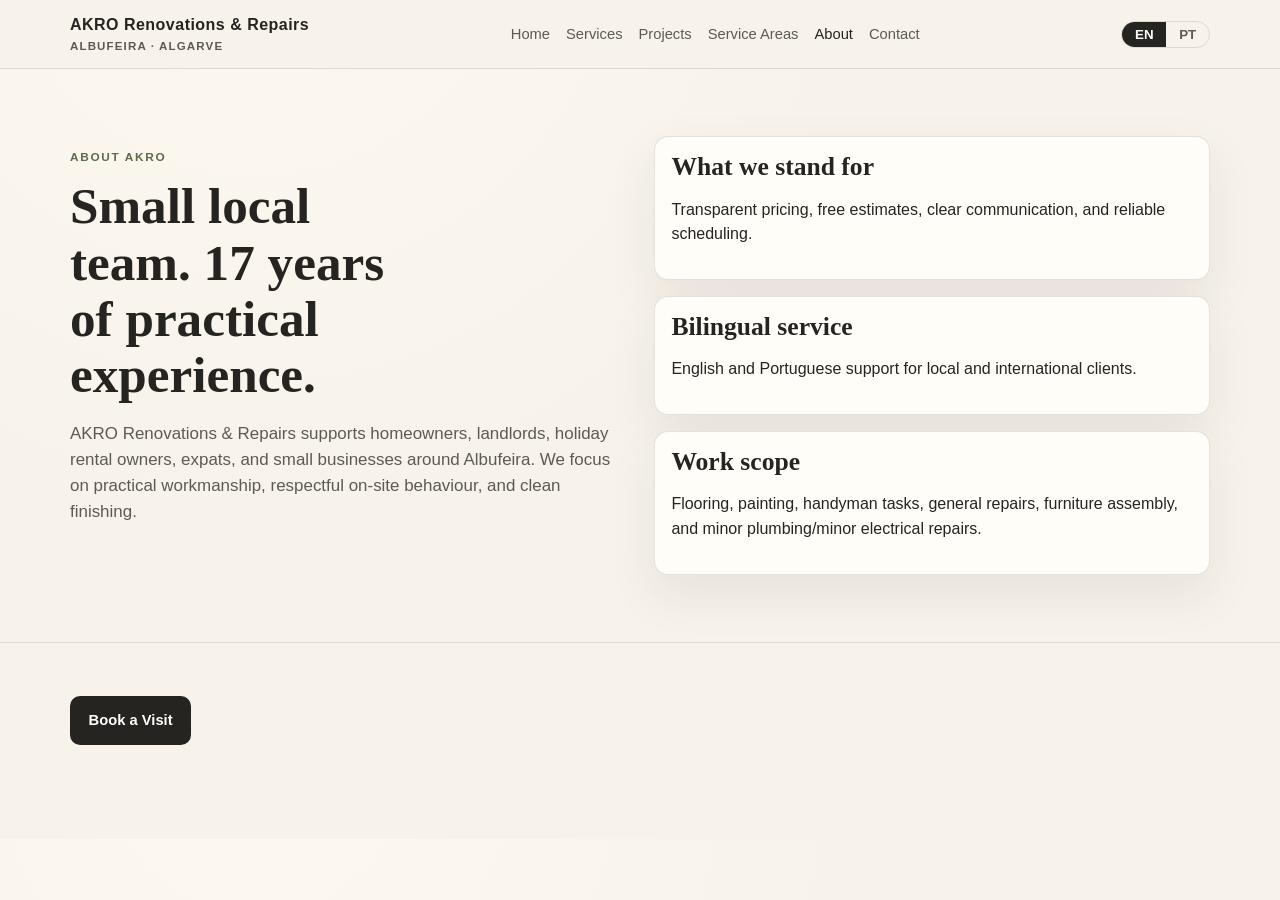
<file: about.html>
<!doctype html><html lang="en" data-lang="en"><head><meta charset="UTF-8"/><meta name="viewport" content="width=device-width, initial-scale=1"/><title>About | AKRO Renovations & Repairs</title><link rel="stylesheet" href="styles.css"/></head><body>
<header class="header"><div class="container nav"><div class="brand">AKRO Renovations & Repairs<small>Albufeira · Algarve</small></div><nav class="nav-links"><a href="index.html">Home</a><a href="services.html">Services</a><a href="gallery.html">Projects</a><a href="areas.html">Service Areas</a><a class="active" href="about.html">About</a><a href="contact.html">Contact</a></nav><div class="language-switch"><button data-lang-btn="en" class="active">EN</button><button data-lang-btn="pt">PT</button></div></div></header>
<main class="section"><div class="container split"><div><p class="eyebrow">About AKRO</p><h1>Small local team. 17 years of practical experience.</h1><p class="lead">AKRO Renovations & Repairs supports homeowners, landlords, holiday rental owners, expats, and small businesses around Albufeira. We focus on practical workmanship, respectful on-site behaviour, and clean finishing.</p></div><div class="cards" style="grid-template-columns:1fr;"><div class="card"><h3>What we stand for</h3><p>Transparent pricing, free estimates, clear communication, and reliable scheduling.</p></div><div class="card"><h3>Bilingual service</h3><p>English and Portuguese support for local and international clients.</p></div><div class="card"><h3>Work scope</h3><p>Flooring, painting, handyman tasks, general repairs, furniture assembly, and minor plumbing/minor electrical repairs.</p></div></div></div></main>
<footer><div class="container"><p><a href="contact.html" class="btn btn-primary">Book a Visit</a></p></div></footer>
<div class="mobile-cta"><a class="btn btn-primary" href="contact.html">Book a Visit</a><a class="btn btn-whatsapp" href="https://wa.me/351910000000">WhatsApp</a></div><script src="script.js"></script></body></html>
</file>
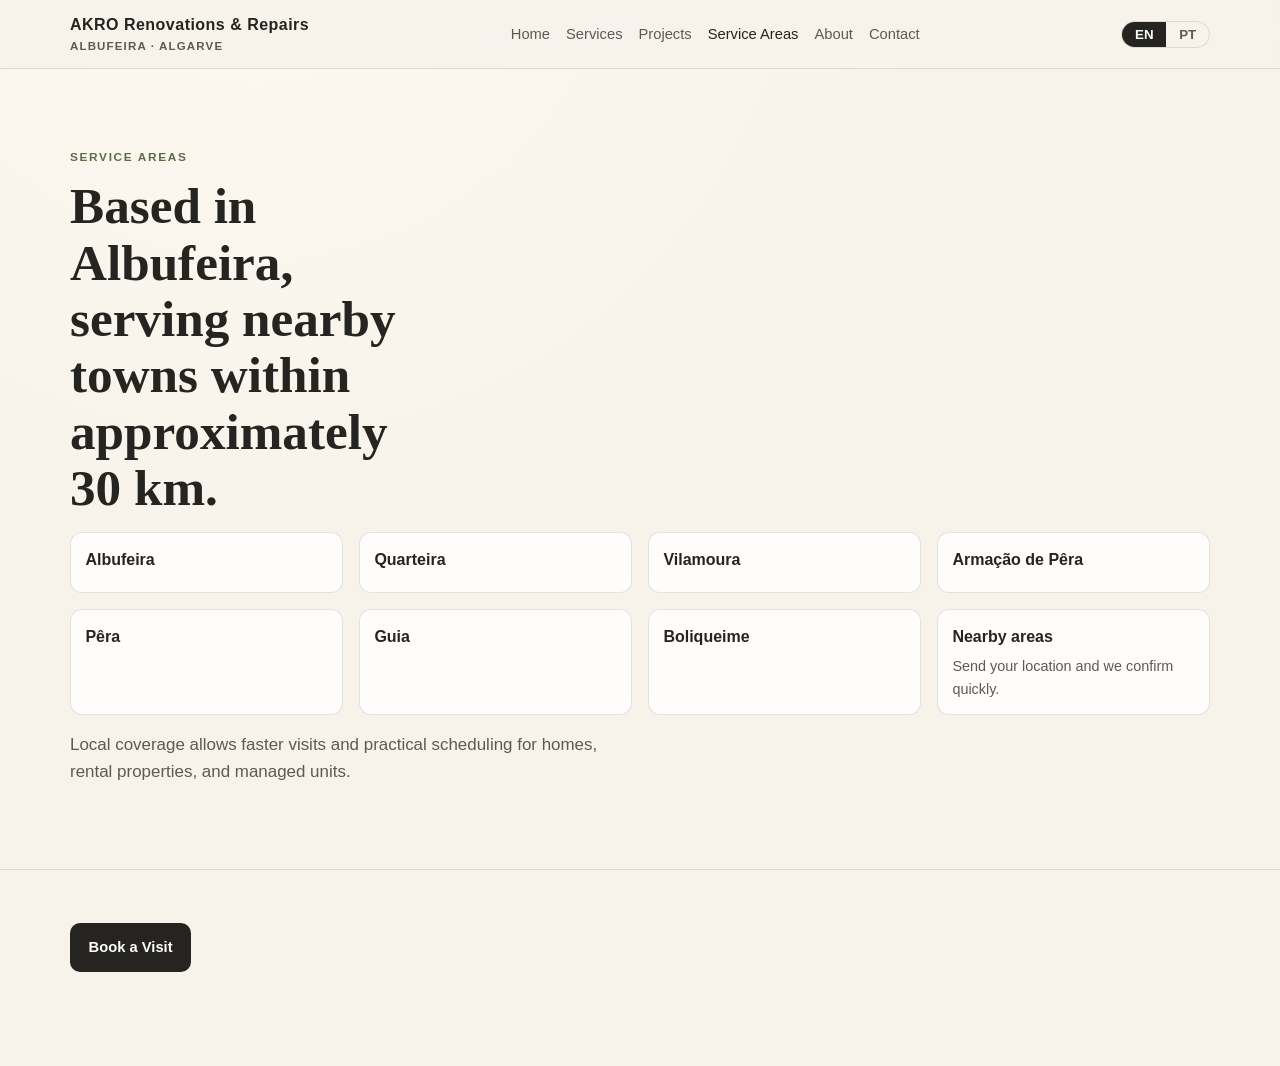
<file: areas.html>
<!doctype html><html lang="en" data-lang="en"><head><meta charset="UTF-8"/><meta name="viewport" content="width=device-width, initial-scale=1"/><title>Service Areas | AKRO</title><link rel="stylesheet" href="styles.css"/></head><body>
<header class="header"><div class="container nav"><div class="brand">AKRO Renovations & Repairs<small>Albufeira · Algarve</small></div><nav class="nav-links"><a href="index.html">Home</a><a href="services.html">Services</a><a href="gallery.html">Projects</a><a class="active" href="areas.html">Service Areas</a><a href="about.html">About</a><a href="contact.html">Contact</a></nav><div class="language-switch"><button data-lang-btn="en" class="active">EN</button><button data-lang-btn="pt">PT</button></div></div></header>
<main class="section"><div class="container"><p class="eyebrow">Service Areas</p><h1>Based in Albufeira, serving nearby towns within approximately 30 km.</h1><div class="areas-grid"><div class="tile"><h4>Albufeira</h4></div><div class="tile"><h4>Quarteira</h4></div><div class="tile"><h4>Vilamoura</h4></div><div class="tile"><h4>Armação de Pêra</h4></div><div class="tile"><h4>Pêra</h4></div><div class="tile"><h4>Guia</h4></div><div class="tile"><h4>Boliqueime</h4></div><div class="tile"><h4>Nearby areas</h4><p>Send your location and we confirm quickly.</p></div></div><p class="lead">Local coverage allows faster visits and practical scheduling for homes, rental properties, and managed units.</p></div></main>
<footer><div class="container"><p><a class="btn btn-primary" href="contact.html">Book a Visit</a></p></div></footer>
<div class="mobile-cta"><a class="btn btn-primary" href="contact.html">Book a Visit</a><a class="btn btn-whatsapp" href="https://wa.me/351910000000">WhatsApp</a></div><script src="script.js"></script></body></html>
</file>
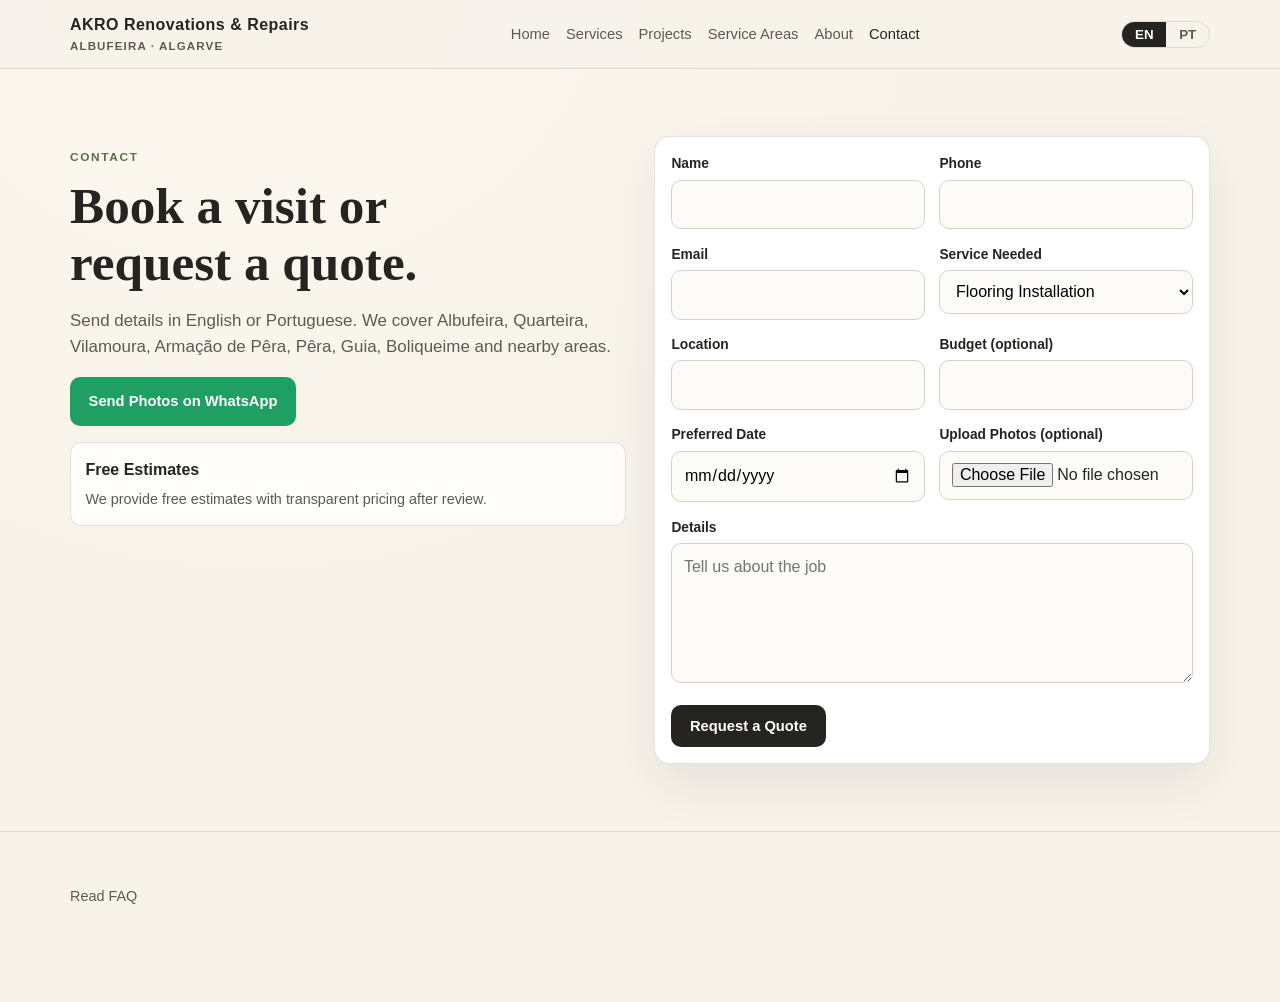
<file: contact.html>
<!doctype html><html lang="en" data-lang="en"><head><meta charset="UTF-8"/><meta name="viewport" content="width=device-width, initial-scale=1"/><title>Contact | AKRO</title><link rel="stylesheet" href="styles.css"/></head><body>
<header class="header"><div class="container nav"><div class="brand">AKRO Renovations & Repairs<small>Albufeira · Algarve</small></div><nav class="nav-links"><a href="index.html">Home</a><a href="services.html">Services</a><a href="gallery.html">Projects</a><a href="areas.html">Service Areas</a><a href="about.html">About</a><a class="active" href="contact.html">Contact</a></nav><div class="language-switch"><button data-lang-btn="en" class="active">EN</button><button data-lang-btn="pt">PT</button></div></div></header>
<main class="section"><div class="container split"><div><p class="eyebrow">Contact</p><h1>Book a visit or request a quote.</h1><p class="lead">Send details in English or Portuguese. We cover Albufeira, Quarteira, Vilamoura, Armação de Pêra, Pêra, Guia, Boliqueime and nearby areas.</p><p><a class="btn btn-whatsapp" href="https://wa.me/351910000000">Send Photos on WhatsApp</a></p><div class="tile"><h4>Free Estimates</h4><p>We provide free estimates with transparent pricing after review.</p></div></div><div>
<form id="quote"><div class="form-grid">
<div><label>Name</label><input type="text"/></div>
<div><label>Phone</label><input type="tel"/></div>
<div><label>Email</label><input type="email"/></div>
<div><label>Service Needed</label><select><option>Flooring Installation</option><option>Painting & Decorating</option><option>General Repairs</option><option>Handyman Services</option><option>Minor Plumbing Repairs</option><option>Minor Electrical Repairs</option><option>Furniture Assembly</option></select></div>
<div><label>Location</label><input type="text"/></div>
<div><label>Budget (optional)</label><input type="text"/></div>
<div><label>Preferred Date</label><input type="date"/></div>
<div><label>Upload Photos (optional)</label><input type="file"/></div>
<div class="full"><label>Details</label><textarea placeholder="Tell us about the job"></textarea></div>
<div class="full"><button class="btn btn-primary" type="submit">Request a Quote</button></div>
</div></form></div></div></main>
<footer><div class="container"><p><a href="faq.html">Read FAQ</a></p></div></footer>
<div class="mobile-cta"><a class="btn btn-primary" href="#quote">Book a Visit</a><a class="btn btn-whatsapp" href="https://wa.me/351910000000">WhatsApp</a></div><script src="script.js"></script></body></html>
</file>
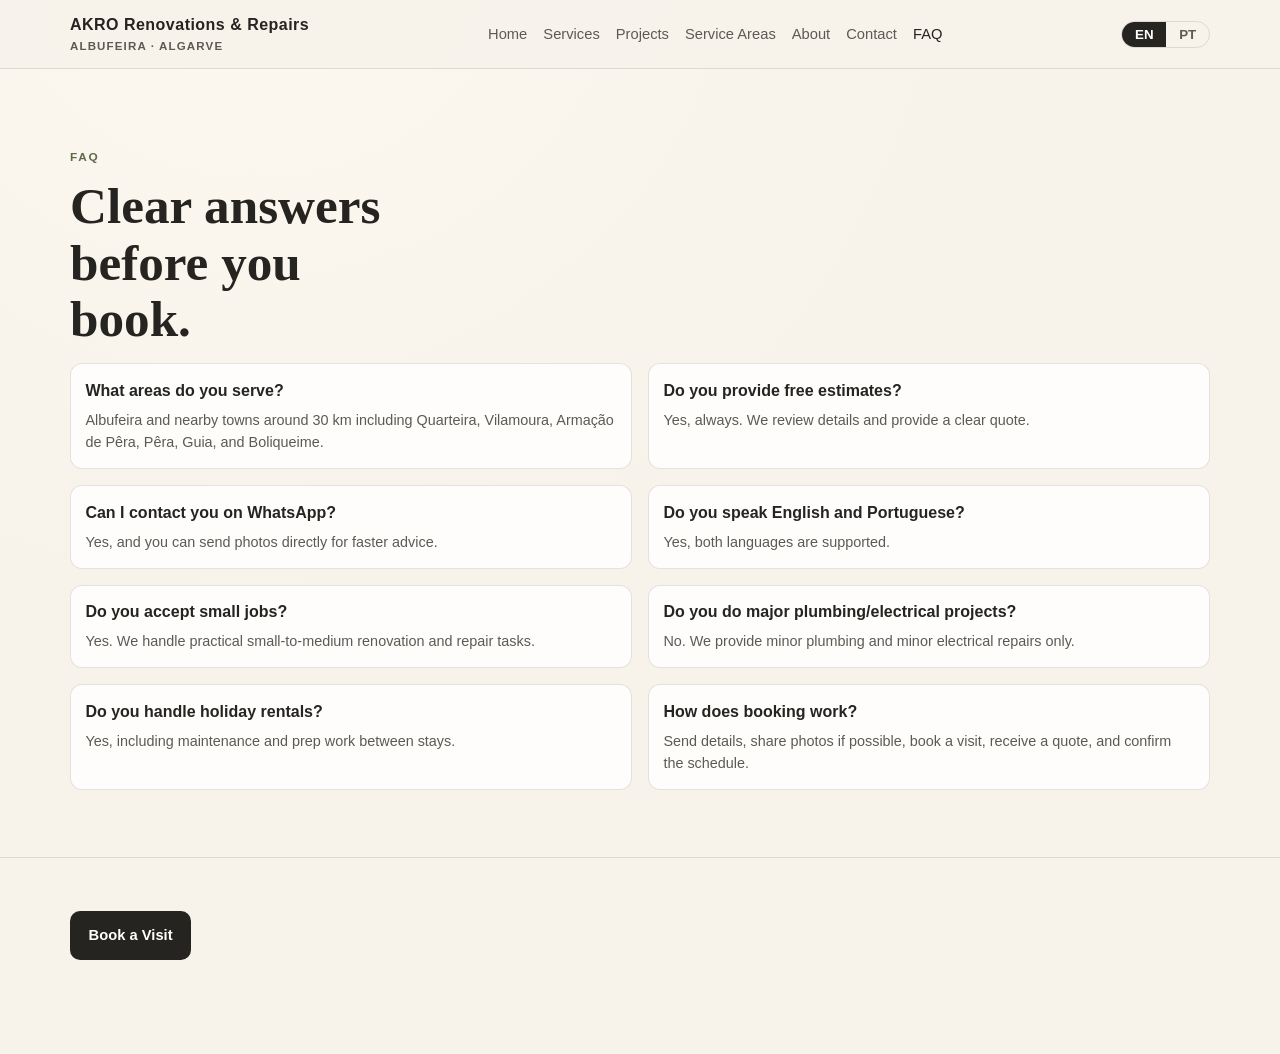
<file: faq.html>
<!doctype html><html lang="en" data-lang="en"><head><meta charset="UTF-8"/><meta name="viewport" content="width=device-width, initial-scale=1"/><title>FAQ | AKRO</title><link rel="stylesheet" href="styles.css"/></head><body>
<header class="header"><div class="container nav"><div class="brand">AKRO Renovations & Repairs<small>Albufeira · Algarve</small></div><nav class="nav-links"><a href="index.html">Home</a><a href="services.html">Services</a><a href="gallery.html">Projects</a><a href="areas.html">Service Areas</a><a href="about.html">About</a><a href="contact.html">Contact</a><a class="active" href="faq.html">FAQ</a></nav><div class="language-switch"><button data-lang-btn="en" class="active">EN</button><button data-lang-btn="pt">PT</button></div></div></header>
<main class="section"><div class="container"><p class="eyebrow">FAQ</p><h1>Clear answers before you book.</h1><div class="faq-grid">
<div class="tile"><h4>What areas do you serve?</h4><p>Albufeira and nearby towns around 30 km including Quarteira, Vilamoura, Armação de Pêra, Pêra, Guia, and Boliqueime.</p></div>
<div class="tile"><h4>Do you provide free estimates?</h4><p>Yes, always. We review details and provide a clear quote.</p></div>
<div class="tile"><h4>Can I contact you on WhatsApp?</h4><p>Yes, and you can send photos directly for faster advice.</p></div>
<div class="tile"><h4>Do you speak English and Portuguese?</h4><p>Yes, both languages are supported.</p></div>
<div class="tile"><h4>Do you accept small jobs?</h4><p>Yes. We handle practical small-to-medium renovation and repair tasks.</p></div>
<div class="tile"><h4>Do you do major plumbing/electrical projects?</h4><p>No. We provide minor plumbing and minor electrical repairs only.</p></div>
<div class="tile"><h4>Do you handle holiday rentals?</h4><p>Yes, including maintenance and prep work between stays.</p></div>
<div class="tile"><h4>How does booking work?</h4><p>Send details, share photos if possible, book a visit, receive a quote, and confirm the schedule.</p></div>
</div></div></main>
<footer><div class="container"><p><a class="btn btn-primary" href="contact.html">Book a Visit</a></p></div></footer>
<div class="mobile-cta"><a class="btn btn-primary" href="contact.html">Book a Visit</a><a class="btn btn-whatsapp" href="https://wa.me/351910000000">WhatsApp</a></div><script src="script.js"></script></body></html>
</file>
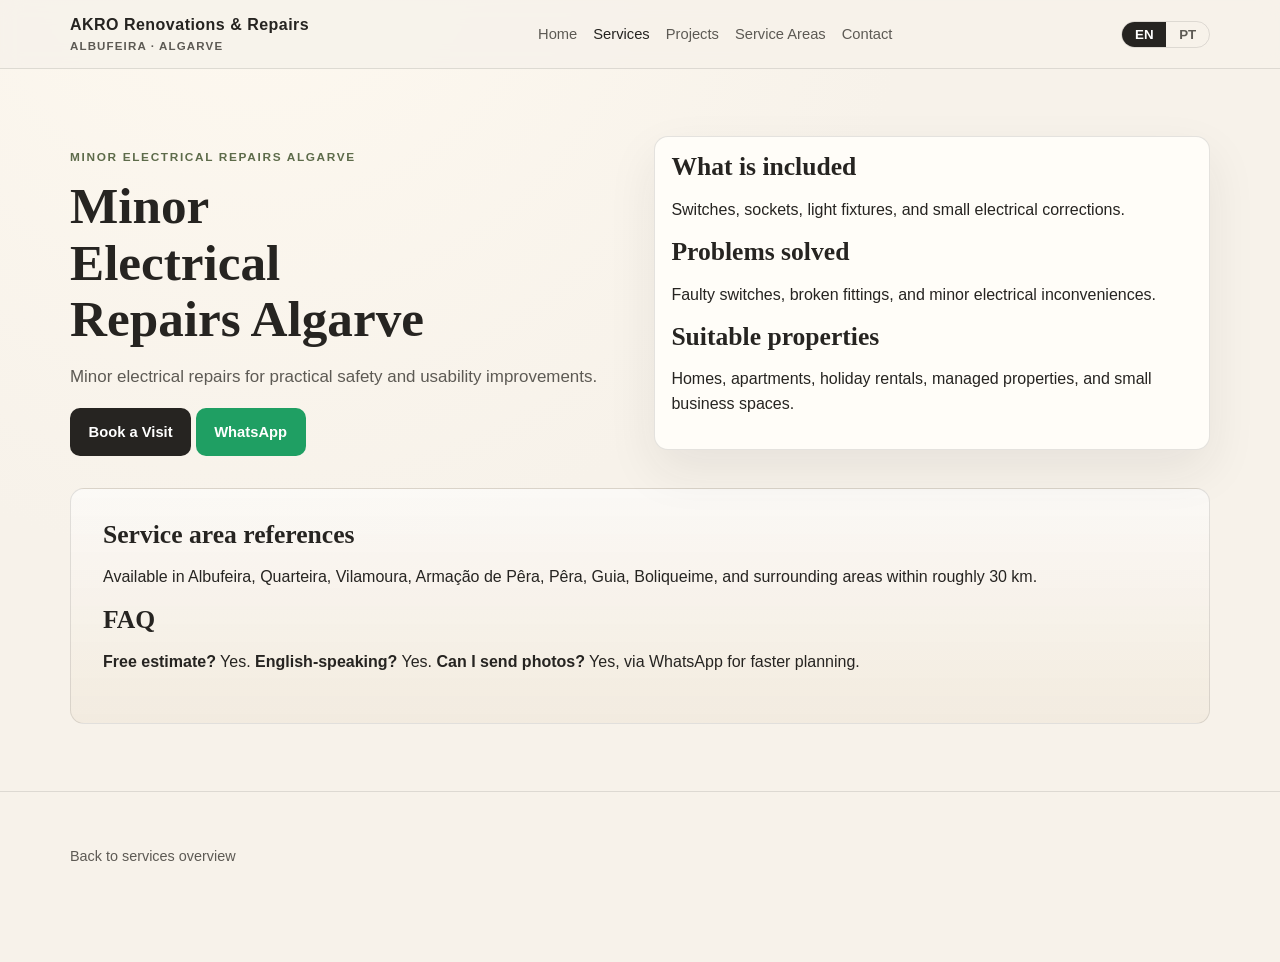
<file: service-electrical.html>
<!doctype html><html lang="en" data-lang="en"><head><meta charset="UTF-8"/><meta name="viewport" content="width=device-width, initial-scale=1"/><title>Minor Electrical Repairs Algarve | AKRO</title><link rel="stylesheet" href="styles.css"/></head><body>
<header class="header"><div class="container nav"><div class="brand">AKRO Renovations & Repairs<small>Albufeira · Algarve</small></div><nav class="nav-links"><a href="index.html">Home</a><a href="services.html" class="active">Services</a><a href="gallery.html">Projects</a><a href="areas.html">Service Areas</a><a href="contact.html">Contact</a></nav><div class="language-switch"><button data-lang-btn="en" class="active">EN</button><button data-lang-btn="pt">PT</button></div></div></header>
<main class="section"><div class="container split"><div><p class="eyebrow">Minor Electrical Repairs Algarve</p><h1>Minor Electrical Repairs Algarve</h1><p class="lead">Minor electrical repairs for practical safety and usability improvements.</p><p><a class="btn btn-primary" href="contact.html">Book a Visit</a> <a class="btn btn-whatsapp" href="https://wa.me/351910000000">WhatsApp</a></p></div><div class="card"><h3>What is included</h3><p>Switches, sockets, light fixtures, and small electrical corrections.</p><h3>Problems solved</h3><p>Faulty switches, broken fittings, and minor electrical inconveniences.</p><h3>Suitable properties</h3><p>Homes, apartments, holiday rentals, managed properties, and small business spaces.</p></div></div>
<div class="container section-alt" style="padding:2rem;border-radius:14px;border:1px solid var(--line);margin-top:1rem;"><h3>Service area references</h3><p>Available in Albufeira, Quarteira, Vilamoura, Armação de Pêra, Pêra, Guia, Boliqueime, and surrounding areas within roughly 30 km.</p><h3>FAQ</h3><p><strong>Free estimate?</strong> Yes. <strong>English-speaking?</strong> Yes. <strong>Can I send photos?</strong> Yes, via WhatsApp for faster planning.</p></div></main>
<footer><div class="container"><p><a href="services.html">Back to services overview</a></p></div></footer>
<div class="mobile-cta"><a class="btn btn-primary" href="contact.html">Book a Visit</a><a class="btn btn-whatsapp" href="https://wa.me/351910000000">WhatsApp</a></div><script src="script.js"></script></body></html>
</file>
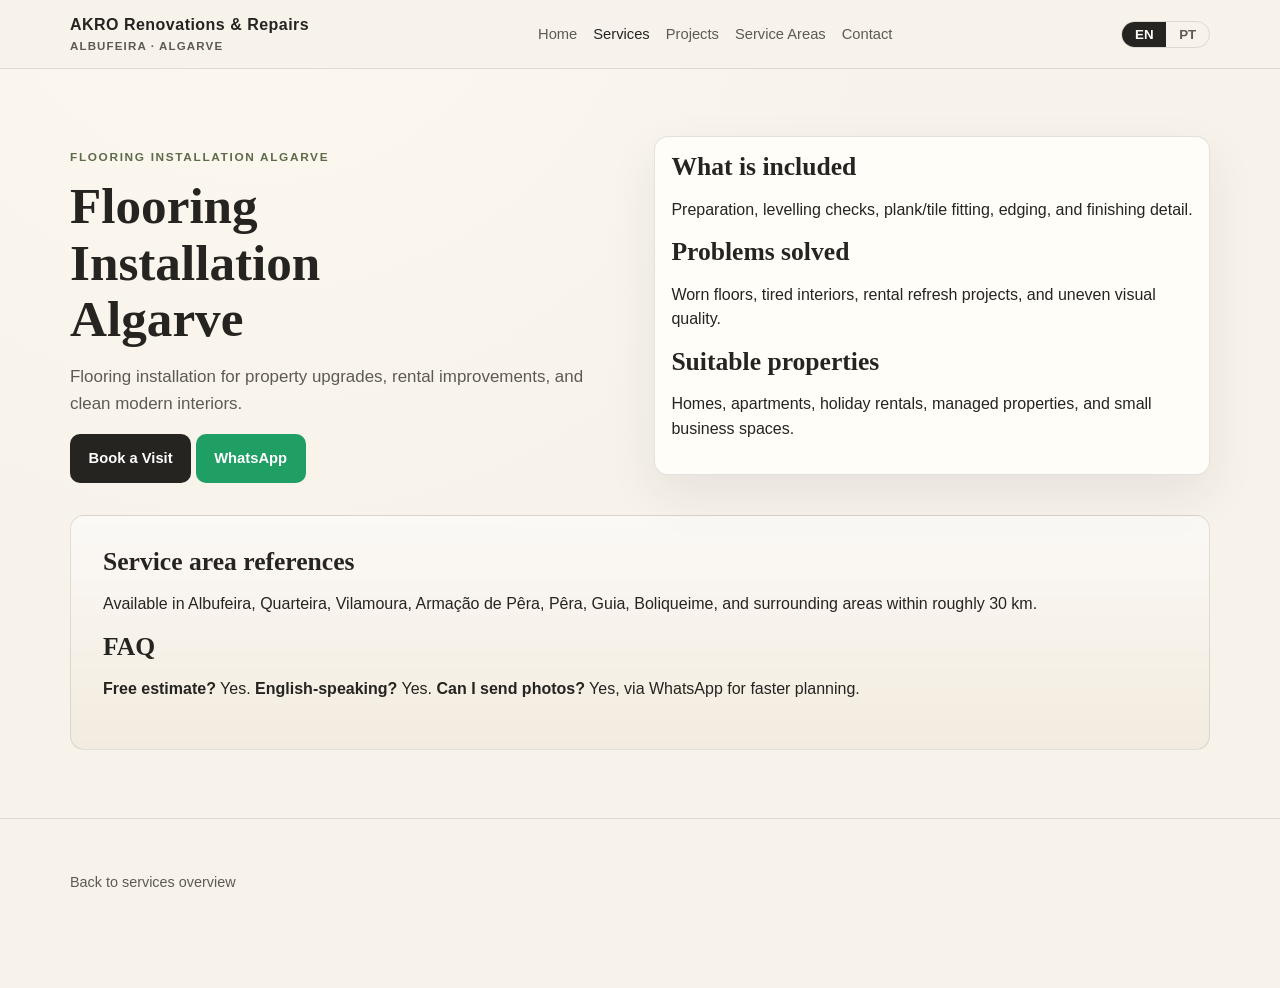
<file: service-flooring.html>
<!doctype html><html lang="en" data-lang="en"><head><meta charset="UTF-8"/><meta name="viewport" content="width=device-width, initial-scale=1"/><title>Flooring Installation Algarve | AKRO</title><link rel="stylesheet" href="styles.css"/></head><body>
<header class="header"><div class="container nav"><div class="brand">AKRO Renovations & Repairs<small>Albufeira · Algarve</small></div><nav class="nav-links"><a href="index.html">Home</a><a href="services.html" class="active">Services</a><a href="gallery.html">Projects</a><a href="areas.html">Service Areas</a><a href="contact.html">Contact</a></nav><div class="language-switch"><button data-lang-btn="en" class="active">EN</button><button data-lang-btn="pt">PT</button></div></div></header>
<main class="section"><div class="container split"><div><p class="eyebrow">Flooring Installation Algarve</p><h1>Flooring Installation Algarve</h1><p class="lead">Flooring installation for property upgrades, rental improvements, and clean modern interiors.</p><p><a class="btn btn-primary" href="contact.html">Book a Visit</a> <a class="btn btn-whatsapp" href="https://wa.me/351910000000">WhatsApp</a></p></div><div class="card"><h3>What is included</h3><p>Preparation, levelling checks, plank/tile fitting, edging, and finishing detail.</p><h3>Problems solved</h3><p>Worn floors, tired interiors, rental refresh projects, and uneven visual quality.</p><h3>Suitable properties</h3><p>Homes, apartments, holiday rentals, managed properties, and small business spaces.</p></div></div>
<div class="container section-alt" style="padding:2rem;border-radius:14px;border:1px solid var(--line);margin-top:1rem;"><h3>Service area references</h3><p>Available in Albufeira, Quarteira, Vilamoura, Armação de Pêra, Pêra, Guia, Boliqueime, and surrounding areas within roughly 30 km.</p><h3>FAQ</h3><p><strong>Free estimate?</strong> Yes. <strong>English-speaking?</strong> Yes. <strong>Can I send photos?</strong> Yes, via WhatsApp for faster planning.</p></div></main>
<footer><div class="container"><p><a href="services.html">Back to services overview</a></p></div></footer>
<div class="mobile-cta"><a class="btn btn-primary" href="contact.html">Book a Visit</a><a class="btn btn-whatsapp" href="https://wa.me/351910000000">WhatsApp</a></div><script src="script.js"></script></body></html>
</file>
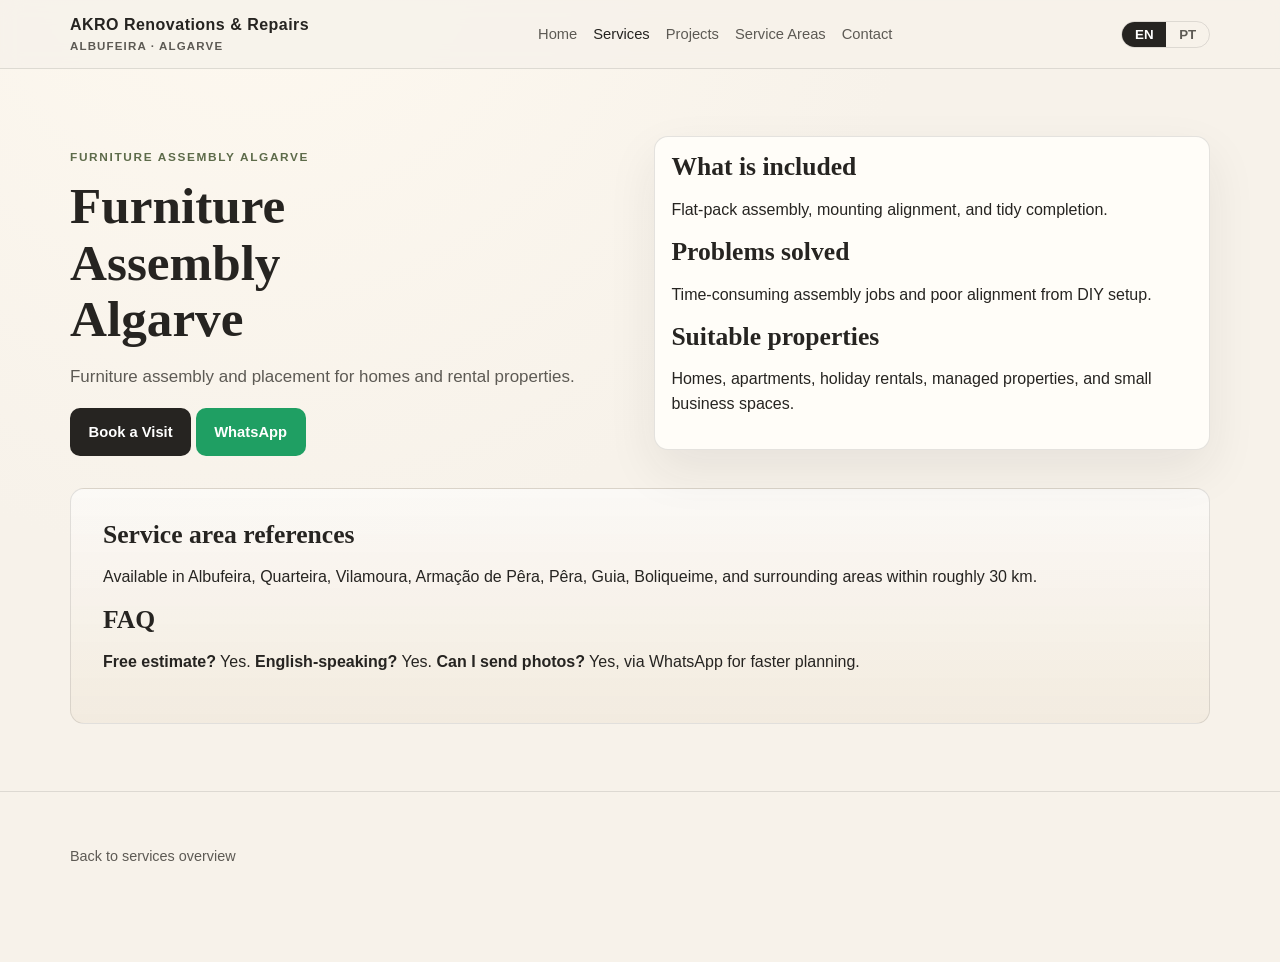
<file: service-furniture.html>
<!doctype html><html lang="en" data-lang="en"><head><meta charset="UTF-8"/><meta name="viewport" content="width=device-width, initial-scale=1"/><title>Furniture Assembly Algarve | AKRO</title><link rel="stylesheet" href="styles.css"/></head><body>
<header class="header"><div class="container nav"><div class="brand">AKRO Renovations & Repairs<small>Albufeira · Algarve</small></div><nav class="nav-links"><a href="index.html">Home</a><a href="services.html" class="active">Services</a><a href="gallery.html">Projects</a><a href="areas.html">Service Areas</a><a href="contact.html">Contact</a></nav><div class="language-switch"><button data-lang-btn="en" class="active">EN</button><button data-lang-btn="pt">PT</button></div></div></header>
<main class="section"><div class="container split"><div><p class="eyebrow">Furniture Assembly Algarve</p><h1>Furniture Assembly Algarve</h1><p class="lead">Furniture assembly and placement for homes and rental properties.</p><p><a class="btn btn-primary" href="contact.html">Book a Visit</a> <a class="btn btn-whatsapp" href="https://wa.me/351910000000">WhatsApp</a></p></div><div class="card"><h3>What is included</h3><p>Flat-pack assembly, mounting alignment, and tidy completion.</p><h3>Problems solved</h3><p>Time-consuming assembly jobs and poor alignment from DIY setup.</p><h3>Suitable properties</h3><p>Homes, apartments, holiday rentals, managed properties, and small business spaces.</p></div></div>
<div class="container section-alt" style="padding:2rem;border-radius:14px;border:1px solid var(--line);margin-top:1rem;"><h3>Service area references</h3><p>Available in Albufeira, Quarteira, Vilamoura, Armação de Pêra, Pêra, Guia, Boliqueime, and surrounding areas within roughly 30 km.</p><h3>FAQ</h3><p><strong>Free estimate?</strong> Yes. <strong>English-speaking?</strong> Yes. <strong>Can I send photos?</strong> Yes, via WhatsApp for faster planning.</p></div></main>
<footer><div class="container"><p><a href="services.html">Back to services overview</a></p></div></footer>
<div class="mobile-cta"><a class="btn btn-primary" href="contact.html">Book a Visit</a><a class="btn btn-whatsapp" href="https://wa.me/351910000000">WhatsApp</a></div><script src="script.js"></script></body></html>
</file>
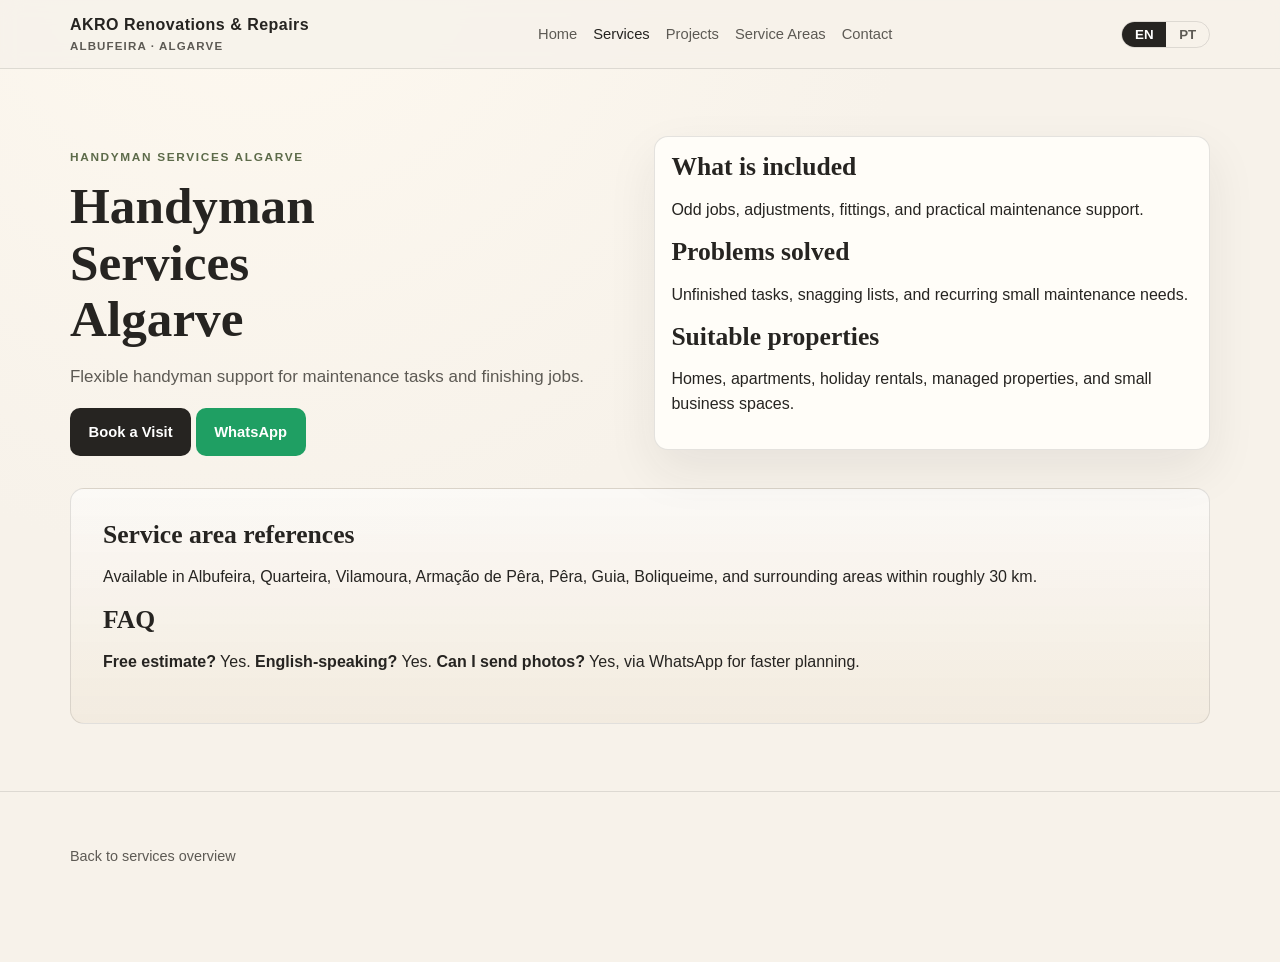
<file: service-handyman.html>
<!doctype html><html lang="en" data-lang="en"><head><meta charset="UTF-8"/><meta name="viewport" content="width=device-width, initial-scale=1"/><title>Handyman Services Algarve | AKRO</title><link rel="stylesheet" href="styles.css"/></head><body>
<header class="header"><div class="container nav"><div class="brand">AKRO Renovations & Repairs<small>Albufeira · Algarve</small></div><nav class="nav-links"><a href="index.html">Home</a><a href="services.html" class="active">Services</a><a href="gallery.html">Projects</a><a href="areas.html">Service Areas</a><a href="contact.html">Contact</a></nav><div class="language-switch"><button data-lang-btn="en" class="active">EN</button><button data-lang-btn="pt">PT</button></div></div></header>
<main class="section"><div class="container split"><div><p class="eyebrow">Handyman Services Algarve</p><h1>Handyman Services Algarve</h1><p class="lead">Flexible handyman support for maintenance tasks and finishing jobs.</p><p><a class="btn btn-primary" href="contact.html">Book a Visit</a> <a class="btn btn-whatsapp" href="https://wa.me/351910000000">WhatsApp</a></p></div><div class="card"><h3>What is included</h3><p>Odd jobs, adjustments, fittings, and practical maintenance support.</p><h3>Problems solved</h3><p>Unfinished tasks, snagging lists, and recurring small maintenance needs.</p><h3>Suitable properties</h3><p>Homes, apartments, holiday rentals, managed properties, and small business spaces.</p></div></div>
<div class="container section-alt" style="padding:2rem;border-radius:14px;border:1px solid var(--line);margin-top:1rem;"><h3>Service area references</h3><p>Available in Albufeira, Quarteira, Vilamoura, Armação de Pêra, Pêra, Guia, Boliqueime, and surrounding areas within roughly 30 km.</p><h3>FAQ</h3><p><strong>Free estimate?</strong> Yes. <strong>English-speaking?</strong> Yes. <strong>Can I send photos?</strong> Yes, via WhatsApp for faster planning.</p></div></main>
<footer><div class="container"><p><a href="services.html">Back to services overview</a></p></div></footer>
<div class="mobile-cta"><a class="btn btn-primary" href="contact.html">Book a Visit</a><a class="btn btn-whatsapp" href="https://wa.me/351910000000">WhatsApp</a></div><script src="script.js"></script></body></html>
</file>
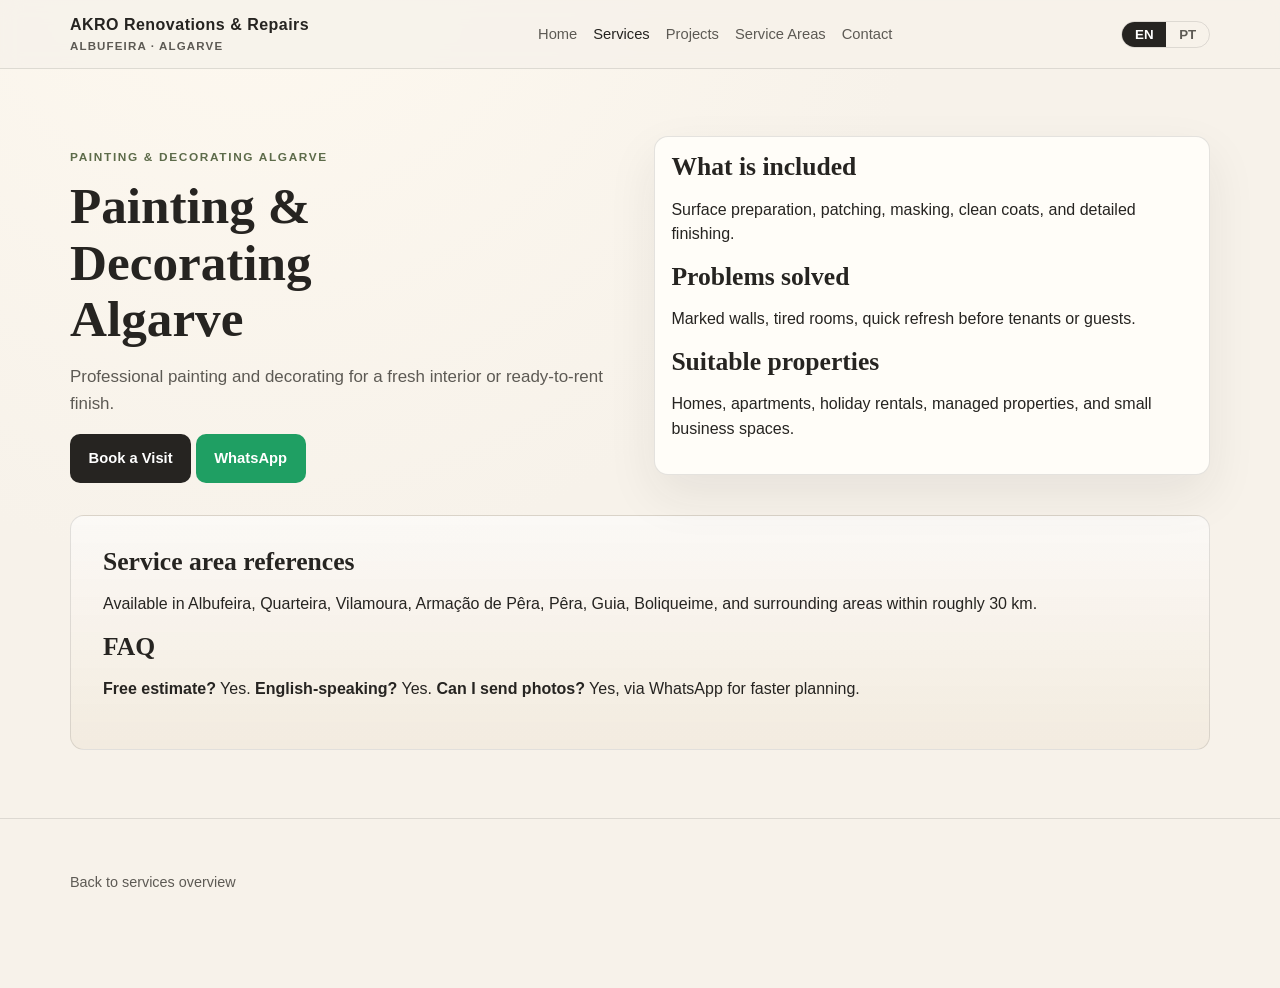
<file: service-painting.html>
<!doctype html><html lang="en" data-lang="en"><head><meta charset="UTF-8"/><meta name="viewport" content="width=device-width, initial-scale=1"/><title>Painting & Decorating Algarve | AKRO</title><link rel="stylesheet" href="styles.css"/></head><body>
<header class="header"><div class="container nav"><div class="brand">AKRO Renovations & Repairs<small>Albufeira · Algarve</small></div><nav class="nav-links"><a href="index.html">Home</a><a href="services.html" class="active">Services</a><a href="gallery.html">Projects</a><a href="areas.html">Service Areas</a><a href="contact.html">Contact</a></nav><div class="language-switch"><button data-lang-btn="en" class="active">EN</button><button data-lang-btn="pt">PT</button></div></div></header>
<main class="section"><div class="container split"><div><p class="eyebrow">Painting & Decorating Algarve</p><h1>Painting & Decorating Algarve</h1><p class="lead">Professional painting and decorating for a fresh interior or ready-to-rent finish.</p><p><a class="btn btn-primary" href="contact.html">Book a Visit</a> <a class="btn btn-whatsapp" href="https://wa.me/351910000000">WhatsApp</a></p></div><div class="card"><h3>What is included</h3><p>Surface preparation, patching, masking, clean coats, and detailed finishing.</p><h3>Problems solved</h3><p>Marked walls, tired rooms, quick refresh before tenants or guests.</p><h3>Suitable properties</h3><p>Homes, apartments, holiday rentals, managed properties, and small business spaces.</p></div></div>
<div class="container section-alt" style="padding:2rem;border-radius:14px;border:1px solid var(--line);margin-top:1rem;"><h3>Service area references</h3><p>Available in Albufeira, Quarteira, Vilamoura, Armação de Pêra, Pêra, Guia, Boliqueime, and surrounding areas within roughly 30 km.</p><h3>FAQ</h3><p><strong>Free estimate?</strong> Yes. <strong>English-speaking?</strong> Yes. <strong>Can I send photos?</strong> Yes, via WhatsApp for faster planning.</p></div></main>
<footer><div class="container"><p><a href="services.html">Back to services overview</a></p></div></footer>
<div class="mobile-cta"><a class="btn btn-primary" href="contact.html">Book a Visit</a><a class="btn btn-whatsapp" href="https://wa.me/351910000000">WhatsApp</a></div><script src="script.js"></script></body></html>
</file>
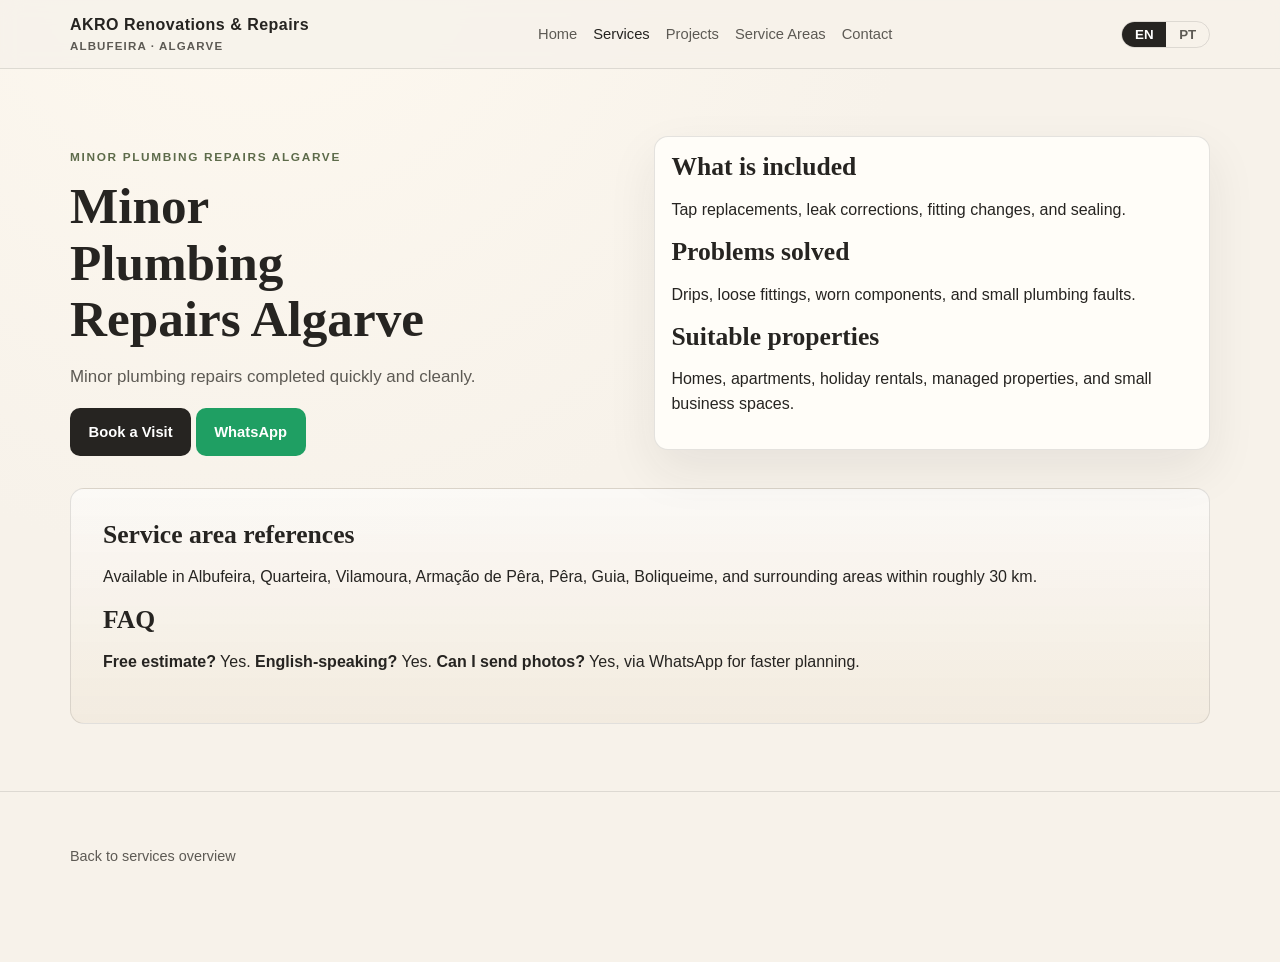
<file: service-plumbing.html>
<!doctype html><html lang="en" data-lang="en"><head><meta charset="UTF-8"/><meta name="viewport" content="width=device-width, initial-scale=1"/><title>Minor Plumbing Repairs Algarve | AKRO</title><link rel="stylesheet" href="styles.css"/></head><body>
<header class="header"><div class="container nav"><div class="brand">AKRO Renovations & Repairs<small>Albufeira · Algarve</small></div><nav class="nav-links"><a href="index.html">Home</a><a href="services.html" class="active">Services</a><a href="gallery.html">Projects</a><a href="areas.html">Service Areas</a><a href="contact.html">Contact</a></nav><div class="language-switch"><button data-lang-btn="en" class="active">EN</button><button data-lang-btn="pt">PT</button></div></div></header>
<main class="section"><div class="container split"><div><p class="eyebrow">Minor Plumbing Repairs Algarve</p><h1>Minor Plumbing Repairs Algarve</h1><p class="lead">Minor plumbing repairs completed quickly and cleanly.</p><p><a class="btn btn-primary" href="contact.html">Book a Visit</a> <a class="btn btn-whatsapp" href="https://wa.me/351910000000">WhatsApp</a></p></div><div class="card"><h3>What is included</h3><p>Tap replacements, leak corrections, fitting changes, and sealing.</p><h3>Problems solved</h3><p>Drips, loose fittings, worn components, and small plumbing faults.</p><h3>Suitable properties</h3><p>Homes, apartments, holiday rentals, managed properties, and small business spaces.</p></div></div>
<div class="container section-alt" style="padding:2rem;border-radius:14px;border:1px solid var(--line);margin-top:1rem;"><h3>Service area references</h3><p>Available in Albufeira, Quarteira, Vilamoura, Armação de Pêra, Pêra, Guia, Boliqueime, and surrounding areas within roughly 30 km.</p><h3>FAQ</h3><p><strong>Free estimate?</strong> Yes. <strong>English-speaking?</strong> Yes. <strong>Can I send photos?</strong> Yes, via WhatsApp for faster planning.</p></div></main>
<footer><div class="container"><p><a href="services.html">Back to services overview</a></p></div></footer>
<div class="mobile-cta"><a class="btn btn-primary" href="contact.html">Book a Visit</a><a class="btn btn-whatsapp" href="https://wa.me/351910000000">WhatsApp</a></div><script src="script.js"></script></body></html>
</file>
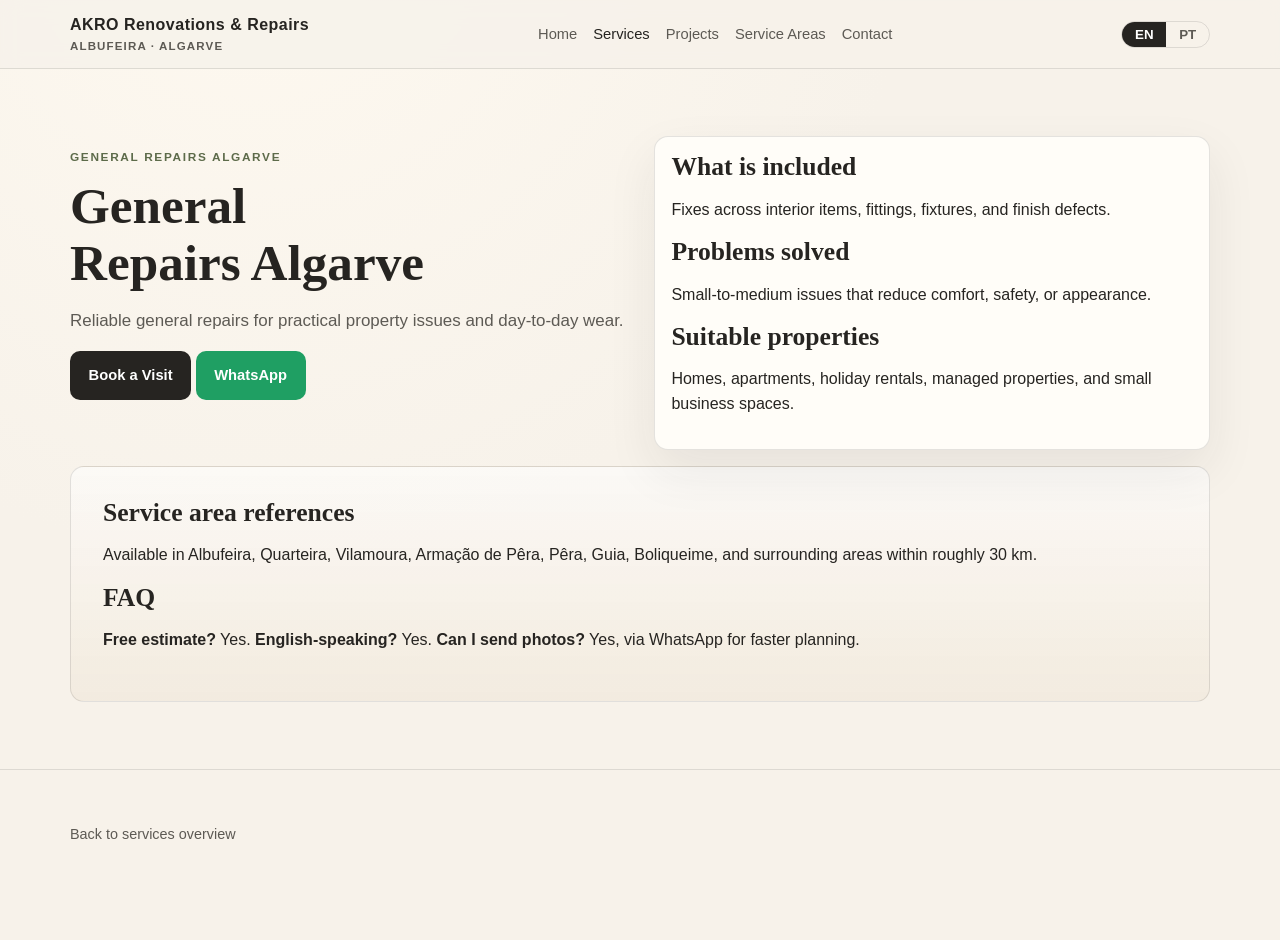
<file: service-repairs.html>
<!doctype html><html lang="en" data-lang="en"><head><meta charset="UTF-8"/><meta name="viewport" content="width=device-width, initial-scale=1"/><title>General Repairs Algarve | AKRO</title><link rel="stylesheet" href="styles.css"/></head><body>
<header class="header"><div class="container nav"><div class="brand">AKRO Renovations & Repairs<small>Albufeira · Algarve</small></div><nav class="nav-links"><a href="index.html">Home</a><a href="services.html" class="active">Services</a><a href="gallery.html">Projects</a><a href="areas.html">Service Areas</a><a href="contact.html">Contact</a></nav><div class="language-switch"><button data-lang-btn="en" class="active">EN</button><button data-lang-btn="pt">PT</button></div></div></header>
<main class="section"><div class="container split"><div><p class="eyebrow">General Repairs Algarve</p><h1>General Repairs Algarve</h1><p class="lead">Reliable general repairs for practical property issues and day-to-day wear.</p><p><a class="btn btn-primary" href="contact.html">Book a Visit</a> <a class="btn btn-whatsapp" href="https://wa.me/351910000000">WhatsApp</a></p></div><div class="card"><h3>What is included</h3><p>Fixes across interior items, fittings, fixtures, and finish defects.</p><h3>Problems solved</h3><p>Small-to-medium issues that reduce comfort, safety, or appearance.</p><h3>Suitable properties</h3><p>Homes, apartments, holiday rentals, managed properties, and small business spaces.</p></div></div>
<div class="container section-alt" style="padding:2rem;border-radius:14px;border:1px solid var(--line);margin-top:1rem;"><h3>Service area references</h3><p>Available in Albufeira, Quarteira, Vilamoura, Armação de Pêra, Pêra, Guia, Boliqueime, and surrounding areas within roughly 30 km.</p><h3>FAQ</h3><p><strong>Free estimate?</strong> Yes. <strong>English-speaking?</strong> Yes. <strong>Can I send photos?</strong> Yes, via WhatsApp for faster planning.</p></div></main>
<footer><div class="container"><p><a href="services.html">Back to services overview</a></p></div></footer>
<div class="mobile-cta"><a class="btn btn-primary" href="contact.html">Book a Visit</a><a class="btn btn-whatsapp" href="https://wa.me/351910000000">WhatsApp</a></div><script src="script.js"></script></body></html>
</file>
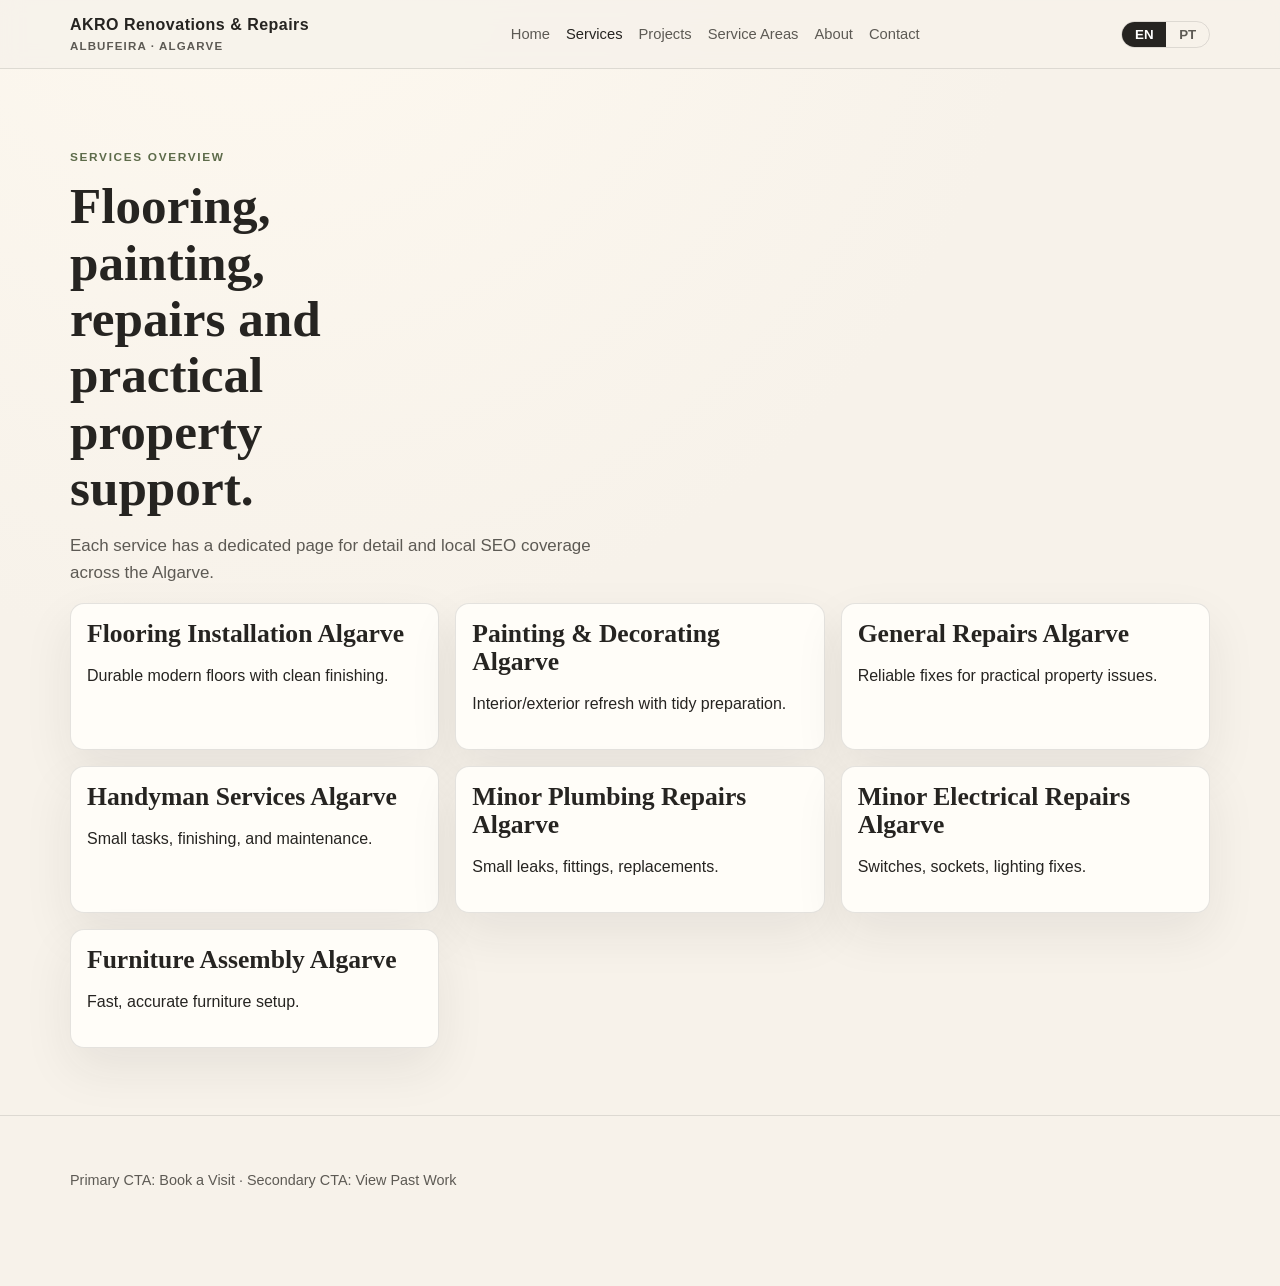
<file: services.html>
<!doctype html><html lang="en" data-lang="en"><head><meta charset="UTF-8"/><meta name="viewport" content="width=device-width, initial-scale=1"/><title>Services | AKRO Renovations & Repairs</title><link rel="stylesheet" href="styles.css"/></head><body>
<header class="header"><div class="container nav"><div class="brand">AKRO Renovations & Repairs<small>Albufeira · Algarve</small></div><nav class="nav-links"><a href="index.html">Home</a><a class="active" href="services.html">Services</a><a href="gallery.html">Projects</a><a href="areas.html">Service Areas</a><a href="about.html">About</a><a href="contact.html">Contact</a></nav><div class="language-switch"><button data-lang-btn="en" class="active">EN</button><button data-lang-btn="pt">PT</button></div></div></header>
<main class="section"><div class="container"><p class="eyebrow">Services Overview</p><h1>Flooring, painting, repairs and practical property support.</h1><p class="lead">Each service has a dedicated page for detail and local SEO coverage across the Algarve.</p><div class="cards">
<a class="card" href="service-flooring.html"><h3>Flooring Installation Algarve</h3><p>Durable modern floors with clean finishing.</p></a>
<a class="card" href="service-painting.html"><h3>Painting & Decorating Algarve</h3><p>Interior/exterior refresh with tidy preparation.</p></a>
<a class="card" href="service-repairs.html"><h3>General Repairs Algarve</h3><p>Reliable fixes for practical property issues.</p></a>
<a class="card" href="service-handyman.html"><h3>Handyman Services Algarve</h3><p>Small tasks, finishing, and maintenance.</p></a>
<a class="card" href="service-plumbing.html"><h3>Minor Plumbing Repairs Algarve</h3><p>Small leaks, fittings, replacements.</p></a>
<a class="card" href="service-electrical.html"><h3>Minor Electrical Repairs Algarve</h3><p>Switches, sockets, lighting fixes.</p></a>
<a class="card" href="service-furniture.html"><h3>Furniture Assembly Algarve</h3><p>Fast, accurate furniture setup.</p></a>
</div></div></main>
<footer><div class="container"><p>Primary CTA: <a href="contact.html">Book a Visit</a> · Secondary CTA: <a href="gallery.html">View Past Work</a></p></div></footer>
<div class="mobile-cta"><a class="btn btn-primary" href="contact.html">Book a Visit</a><a class="btn btn-whatsapp" href="https://wa.me/351910000000">WhatsApp</a></div>
<script src="script.js"></script></body></html>
</file>
<file: styles.css>
:root {
  --bg: #f7f2ea;
  --bg-soft: #efe6d8;
  --card: #fffdf8;
  --charcoal: #262421;
  --muted: #5d5a54;
  --terracotta: #b46a4c;
  --olive: #5d6b4a;
  --bronze: #8f6d4c;
  --line: rgba(38, 36, 33, 0.12);
  --radius: 14px;
  --shadow: 0 20px 50px rgba(38, 36, 33, 0.08);
  --font-serif: "Cormorant Garamond", Georgia, serif;
  --font-sans: "Inter", "Segoe UI", -apple-system, BlinkMacSystemFont, sans-serif;
}

* { box-sizing: border-box; }
html { scroll-behavior: smooth; }
body {
  margin: 0;
  color: var(--charcoal);
  font-family: var(--font-sans);
  background: radial-gradient(circle at 20% -10%, #fef9f0 0%, var(--bg) 45%), var(--bg);
  line-height: 1.55;
}

a { color: inherit; text-decoration: none; }
img { max-width: 100%; display: block; border-radius: 10px; }

.container {
  width: min(1140px, 92vw);
  margin: 0 auto;
}

.header {
  position: sticky;
  top: 0;
  z-index: 50;
  backdrop-filter: blur(10px);
  background: rgba(247, 242, 234, 0.9);
  border-bottom: 1px solid var(--line);
}

.nav {
  display: flex;
  justify-content: space-between;
  align-items: center;
  padding: 0.8rem 0;
  gap: 1rem;
}

.brand {
  font-weight: 600;
  letter-spacing: 0.03em;
}
.brand small {
  display: block;
  color: var(--muted);
  font-size: 0.72rem;
  letter-spacing: 0.1em;
  text-transform: uppercase;
}

.nav-links {
  display: flex;
  align-items: center;
  gap: 1rem;
  flex-wrap: wrap;
}

.nav-links a {
  color: var(--muted);
  font-size: 0.92rem;
}
.nav-links a:hover,
.nav-links a.active { color: var(--charcoal); }

.language-switch {
  display: inline-flex;
  border: 1px solid var(--line);
  border-radius: 999px;
  overflow: hidden;
}
.language-switch button {
  border: none;
  background: transparent;
  padding: 0.32rem 0.8rem;
  cursor: pointer;
  font-weight: 600;
  color: var(--muted);
}
.language-switch button.active {
  background: var(--charcoal);
  color: white;
}

.btn {
  border: 1px solid transparent;
  border-radius: 10px;
  display: inline-flex;
  align-items: center;
  gap: 0.5rem;
  padding: 0.75rem 1.1rem;
  font-size: 0.92rem;
  font-weight: 600;
  transition: transform .2s ease, box-shadow .2s ease, background .2s ease;
}
.btn:hover { transform: translateY(-2px); box-shadow: 0 8px 20px rgba(0,0,0,0.12); }
.btn-primary { background: var(--charcoal); color: #fff; }
.btn-secondary { background: #fff; border-color: var(--line); }
.btn-whatsapp { background: #1f9f63; color: #fff; }

.hero {
  padding: 5rem 0 4rem;
  position: relative;
  overflow: hidden;
}
.hero::before,
.hero::after {
  content: "";
  position: absolute;
  border-radius: 24px;
  opacity: .5;
  pointer-events: none;
}
.hero::before {
  inset: auto -8% 10% 50%;
  height: 260px;
  background: linear-gradient(135deg, rgba(180,106,76,.2), rgba(93,107,74,.08));
  transform: rotate(-7deg);
  animation: drift 8s ease-in-out infinite alternate;
}
.hero::after {
  inset: 6% 55% auto -12%;
  height: 180px;
  background: linear-gradient(120deg, rgba(143,109,76,.18), rgba(255,255,255,.3));
  transform: rotate(10deg);
  animation: drift 9s ease-in-out infinite alternate-reverse;
}
@keyframes drift {
  from { transform: translateY(0) rotate(-5deg); }
  to { transform: translateY(-12px) rotate(-2deg); }
}

.eyebrow {
  text-transform: uppercase;
  letter-spacing: .14em;
  font-size: .74rem;
  color: var(--olive);
  font-weight: 700;
}

h1, h2, h3 {
  font-family: var(--font-serif);
  line-height: 1.1;
  margin: 0 0 1rem;
}
h1 { font-size: clamp(2.2rem, 4vw, 4.2rem); max-width: 14ch; }
h2 { font-size: clamp(1.7rem, 2.8vw, 2.8rem); }
h3 { font-size: clamp(1.25rem, 2vw, 1.65rem); }

.lead {
  max-width: 60ch;
  color: var(--muted);
  font-size: 1.06rem;
}

.hero-grid {
  display: grid;
  grid-template-columns: 1.1fr .9fr;
  gap: 2rem;
  align-items: center;
}

.visual-stack {
  background: linear-gradient(150deg, #fffef8, #f3ebdf);
  border-radius: 22px;
  border: 1px solid var(--line);
  box-shadow: var(--shadow);
  padding: 1.2rem;
  display: grid;
  gap: .85rem;
}
.visual-stack .pane {
  min-height: 96px;
  border-radius: 14px;
  border: 1px solid rgba(38,36,33,.08);
  background-size: cover;
  background-position: center;
  display: grid;
  align-items: end;
  padding: .8rem;
  color: #fff;
  text-shadow: 0 2px 10px rgba(0,0,0,.35);
}
.pane.floor { background: linear-gradient(130deg, #6d5d4f, #bc9a7c); }
.pane.paint { background: linear-gradient(130deg, #8f6f57, #d8b49a); }
.pane.blueprint { background: linear-gradient(140deg, #475341, #9caf8d); }

.trust-strip {
  border-top: 1px solid var(--line);
  border-bottom: 1px solid var(--line);
  background: rgba(255,255,255,.48);
}
.trust-grid {
  display: grid;
  grid-template-columns: repeat(5, 1fr);
  gap: .8rem;
  padding: 1rem 0;
}
.trust-item {
  border-right: 1px solid var(--line);
  padding-right: .8rem;
}
.trust-item:last-child { border-right: none; }
.trust-item strong { display: block; font-size: .95rem; }
.trust-item span { color: var(--muted); font-size: .84rem; }

.section { padding: 4.2rem 0; }
.section-alt {
  background: linear-gradient(180deg, rgba(255,255,255,.55), rgba(239,230,216,.6));
}

.cards {
  display: grid;
  grid-template-columns: repeat(3, 1fr);
  gap: 1rem;
}
.card {
  border: 1px solid var(--line);
  background: var(--card);
  border-radius: var(--radius);
  padding: 1rem;
  box-shadow: var(--shadow);
  transform-style: preserve-3d;
  transition: transform .2s ease;
}
.card:hover { transform: translateY(-4px) rotateX(1.5deg); }
.card .tag {
  color: var(--olive);
  font-size: .75rem;
  text-transform: uppercase;
  letter-spacing: .12em;
}

.split {
  display: grid;
  grid-template-columns: 1fr 1fr;
  gap: 1.8rem;
  align-items: start;
}

.gallery {
  columns: 3 220px;
  column-gap: 1rem;
}
.gallery article {
  break-inside: avoid;
  margin-bottom: 1rem;
  border: 1px solid var(--line);
  border-radius: 12px;
  overflow: hidden;
  background: #fff;
}
.gallery figure { margin: 0; }
.gallery figcaption { padding: .7rem .8rem; color: var(--muted); font-size: .88rem; }

.areas-grid,
.process-grid,
.faq-grid,
.metrics,
.footer-grid {
  display: grid;
  gap: 1rem;
}
.areas-grid { grid-template-columns: repeat(4, 1fr); }
.process-grid { grid-template-columns: repeat(5, 1fr); }
.faq-grid { grid-template-columns: 1fr 1fr; }
.metrics { grid-template-columns: repeat(4, 1fr); }
.footer-grid { grid-template-columns: 1.2fr 1fr 1fr; }

.tile {
  border: 1px solid var(--line);
  border-radius: 12px;
  padding: .9rem;
  background: rgba(255,255,255,.8);
}
.tile h4 { margin: 0 0 .35rem; font-size: 1rem; }
.tile p { margin: 0; color: var(--muted); font-size: .9rem; }

.cta-band {
  background: linear-gradient(130deg, #2c2926, #4a433d);
  color: #fff;
  border-radius: 18px;
  padding: 2.2rem;
}

form {
  border: 1px solid var(--line);
  background: #fff;
  border-radius: 16px;
  padding: 1rem;
  box-shadow: var(--shadow);
}
.form-grid {
  display: grid;
  grid-template-columns: 1fr 1fr;
  gap: .9rem;
}
label { font-weight: 600; font-size: .86rem; display: block; margin-bottom: .3rem; }
input, select, textarea {
  width: 100%;
  border: 1px solid #d8d0c6;
  border-radius: 10px;
  padding: .72rem;
  font: inherit;
  background: #fdfbf7;
}
textarea { min-height: 140px; }
.full { grid-column: 1 / -1; }

footer {
  border-top: 1px solid var(--line);
  padding: 2.4rem 0 5rem;
}
footer p, footer li { color: var(--muted); font-size: .9rem; }

.mobile-cta {
  position: fixed;
  left: 0;
  right: 0;
  bottom: 0;
  z-index: 60;
  background: rgba(249,246,241,.97);
  border-top: 1px solid var(--line);
  display: none;
  padding: .6rem .8rem;
  gap: .55rem;
}
.mobile-cta .btn { flex: 1; justify-content: center; padding: .72rem .5rem; font-size: .85rem; }

[data-lang="pt"] [data-i18n][data-pt],
[data-lang="en"] [data-i18n][data-en] { display: inline; }
[data-lang="pt"] [data-i18n][data-en],
[data-lang="en"] [data-i18n][data-pt] { display: none; }

@media (max-width: 980px) {
  .hero-grid, .split, .cards, .trust-grid, .areas-grid, .process-grid, .faq-grid, .metrics, .footer-grid {
    grid-template-columns: 1fr 1fr;
  }
}
@media (max-width: 680px) {
  .nav-links { display: none; }
  .hero { padding-top: 3.2rem; }
  .hero-grid, .split, .cards, .trust-grid, .areas-grid, .process-grid, .faq-grid, .metrics, .footer-grid, .form-grid {
    grid-template-columns: 1fr;
  }
  .mobile-cta { display: flex; }
  .section { padding: 3.2rem 0; }
}

@media (prefers-reduced-motion: reduce) {
  *, *::before, *::after {
    animation-duration: 0.001ms !important;
    animation-iteration-count: 1 !important;
    transition-duration: 0.001ms !important;
    scroll-behavior: auto !important;
  }
}
</file>
